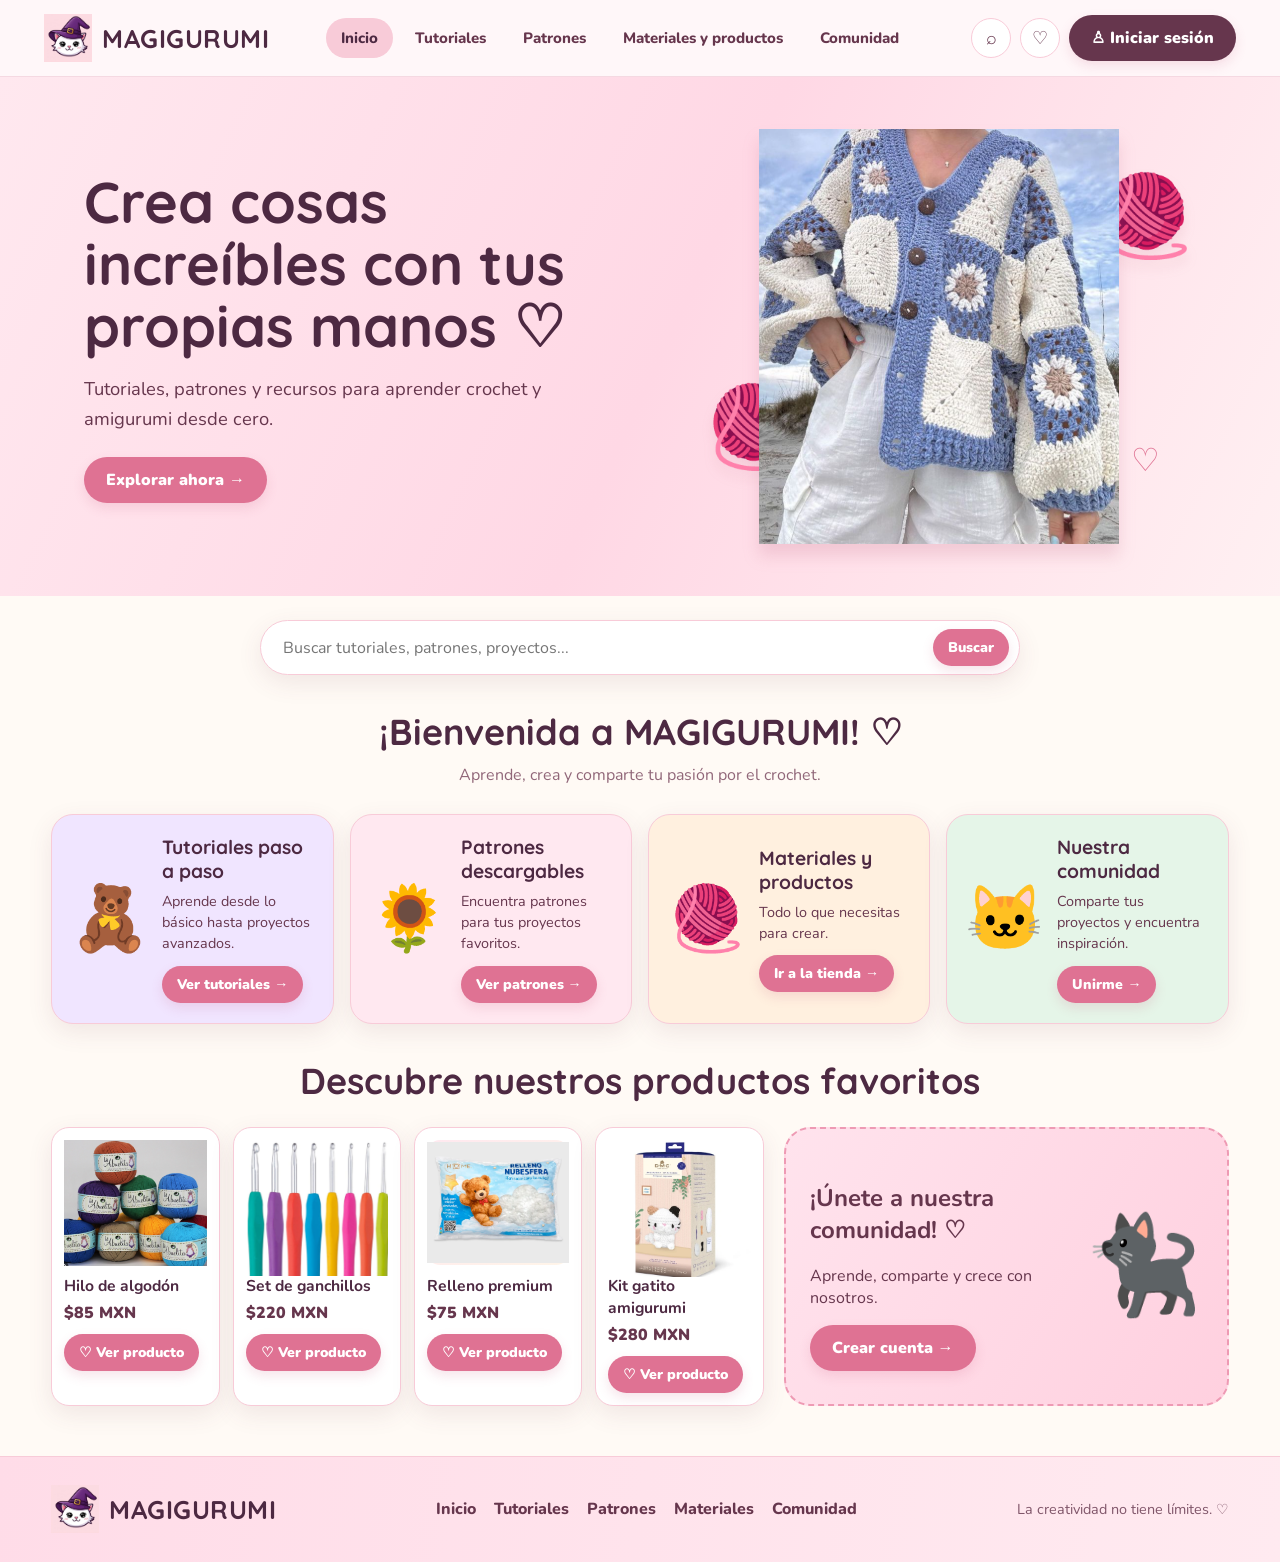
<file: index.html>
<!DOCTYPE html>
<html lang="es">

<head>
    <meta charset="UTF-8">
    <meta name="viewport" content="width=device-width, initial-scale=1.0">

    <title>MAGIGURUMI | Inicio</title>

    <link rel="stylesheet" href="styles.css">
</head>

<body>

    <!-- ENCABEZADO Y MENÚ DE NAVEGACIÓN -->
    <header class="site-header">

        <div class="nav-wrap">

            <a class="brand" href="index.html">
                <img src="ImagenesCrochet/logoo.jpg" alt="Logo MAGIGURUMI">
                MAGIGURUMI
            </a>

            <button
                class="menu-toggle"
                aria-label="Abrir menú"
                onclick="document.querySelector('.nav-links').classList.toggle('open')">
                ☰
            </button>

            <nav class="nav-links">
                <a class="active" href="index.html">Inicio</a>
                <a href="tutoriales.html">Tutoriales</a>
                <a href="patrones.html">Patrones</a>
                <a href="materiales.html">Materiales y productos</a>
                <a href="comunidad.html">Comunidad</a>
            </nav>

            <div class="nav-actions">

                <a class="icon-link" href="tutoriales.html">⌕</a>
                <a class="icon-link" href="comunidad.html">♡</a>
                <a class="login-btn" href="comunidad.html">♙ Iniciar sesión</a>

            </div>

        </div>

    </header>


    <!-- CONTENIDO PRINCIPAL -->
    <main>

        <!-- SECCIÓN PRINCIPAL (HERO) -->
        <section class="hero">

            <div class="hero-inner">

                <div class="hero-copy">

                    <h1>
                        Crea cosas increíbles con tus propias manos ♡
                    </h1>

                    <p>
                        Tutoriales, patrones y recursos para aprender
                        crochet y amigurumi desde cero.
                    </p>

                    <a class="btn" href="tutoriales.html">
                        Explorar ahora →
                    </a>

                </div>


                <!-- IMÁGENES DECORATIVAS -->
                <div class="hero-art">

                    <span class="heart one">♡</span>

                    <span class="yarn-ball left">🧶</span>

                    <img
                        class="bunny"
                        src="ImagenesCrochet/sueter.png"
                        alt="Conejito tejido"
                    >

                    <span class="yarn-ball right">🧶</span>

                    <span class="heart two">♡</span>

                </div>

            </div>

        </section>


        <!-- RESTO DEL CONTENIDO -->
        <div class="container">


            <!-- BARRA DE BÚSQUEDA -->
            <form class="search-bar" action="tutoriales.html">

                <input
                    type="search"
                    placeholder="Buscar tutoriales, patrones, proyectos..."
                >

                <button class="btn small">
                    Buscar
                </button>

            </form>


            <!-- BIENVENIDA -->
            <h2 class="section-title">
                ¡Bienvenida a MAGIGURUMI! ♡
            </h2>

            <p class="section-subtitle">
                Aprende, crea y comparte tu pasión por el crochet.
            </p>


            <!-- APARTADOS PRINCIPALES -->
            <section class="feature-grid">


                <!-- TUTORIALes -->
                <a class="feature-card" href="tutoriales.html">

                    <div class="feature-emoji">🧸</div>

                    <div>

                        <h3>Tutoriales paso a paso</h3>

                        <p>
                            Aprende desde lo básico hasta proyectos avanzados.
                        </p>

                        <span class="btn small">
                            Ver tutoriales →
                        </span>

                    </div>

                </a>


                <!-- PATRONES -->
                <a class="feature-card" href="patrones.html">

                    <div class="feature-emoji">🌻</div>

                    <div>

                        <h3>Patrones descargables</h3>

                        <p>
                            Encuentra patrones para tus proyectos favoritos.
                        </p>

                        <span class="btn small">
                            Ver patrones →
                        </span>

                    </div>

                </a>


                <!-- MATERIALES Y PRODUCTOS -->
                <a class="feature-card" href="materiales.html">

                    <div class="feature-emoji">🧶</div>

                    <div>

                        <h3>Materiales y productos</h3>

                        <p>
                            Todo lo que necesitas para crear.
                        </p>

                        <span class="btn small">
                            Ir a la tienda →
                        </span>

                    </div>

                </a>


                <!-- COMUNIDAD -->
                <a class="feature-card" href="comunidad.html">

                    <div class="feature-emoji">🐱</div>

                    <div>

                        <h3>Nuestra comunidad</h3>

                        <p>
                            Comparte tus proyectos y encuentra inspiración.
                        </p>

                        <span class="btn small">
                            Unirme →
                        </span>

                    </div>

                </a>

            </section>


            <!-- PRODUCTOS FAVORITOS -->
            <h2 class="section-title">
                Descubre nuestros productos favoritos
            </h2>


            <section class="products-layout">

                <div class="product-grid">


                    <!-- PRODUCTO 1 -->
                    <article class="product-card">

                        <div class="product-art">

                            <img
                                src="ImagenesCrochet/HILOS.png"
                                alt="Estambre"
                            >

                        </div>

                        <h3>Hilo de algodón</h3>

                        <p class="price">
                            $85 MXN
                        </p>

                        <a class="btn small" href="materiales.html">
                            ♡ Ver producto
                        </a>

                    </article>


                    <!-- PRODUCTO 2 -->
                    <article class="product-card">

                        <div class="product-art">

                            <img
                                src="ImagenesCrochet/GANCHOSS.png"
                                alt="Ganchillos"
                            >

                        </div>

                        <h3>Set de ganchillos</h3>

                        <p class="price">
                            $220 MXN
                        </p>

                        <a class="btn small" href="materiales.html">
                            ♡ Ver producto
                        </a>

                    </article>


                    <!-- PRODUCTO 3 -->
                    <article class="product-card">

                        <div class="product-art">
                            <img
                                src="ImagenesCrochet/ALGODON.png"
                                alt="Relleno"
                            >
                        </div>

                        <h3>Relleno premium</h3>

                        <p class="price">
                            $75 MXN
                        </p>

                        <a class="btn small" href="materiales.html">
                            ♡ Ver producto
                        </a>

                    </article>


                    <!-- PRODUCTO 4 -->
                    <article class="product-card">

                        <div class="product-art">

                            <img
                                src="ImagenesCrochet/KIT.png"
                                alt="Gatito tejido"
                            >

                        </div>

                        <h3>Kit gatito amigurumi</h3>

                        <p class="price">
                            $280 MXN
                        </p>

                        <a class="btn small" href="materiales.html">
                            ♡ Ver producto
                        </a>

                    </article>

                </div>


                <!-- INVITACIÓN A LA COMUNIDAD -->
                <aside class="community-banner">

                    <div>

                        <h2>¡Únete a nuestra comunidad! ♡</h2>

                        <p>
                            Aprende, comparte y crece con nosotros.
                        </p>

                        <a class="btn" href="comunidad.html">
                            Crear cuenta →
                        </a>

                    </div>

                    <span class="mascot">🐈‍⬛</span>

                </aside>

            </section>

        </div>

    </main>


    <!-- PIE DE PÁGINA -->
    <footer class="site-footer">

        <div class="footer-inner">

            <a class="brand" href="index.html">

                <img src="ImagenesCrochet/logoo.jpg" alt="">

                MAGIGURUMI

            </a>


            <!-- ENLACES DEL PIE DE PÁGINA -->
            <nav class="footer-links">

                <a href="index.html">Inicio</a>
                <a href="tutoriales.html">Tutoriales</a>
                <a href="patrones.html">Patrones</a>
                <a href="materiales.html">Materiales</a>
                <a href="comunidad.html">Comunidad</a>

            </nav>


            <p class="footer-note">
                La creatividad no tiene límites. ♡
            </p>

        </div>

    </footer>

</body>
</html>
</file>
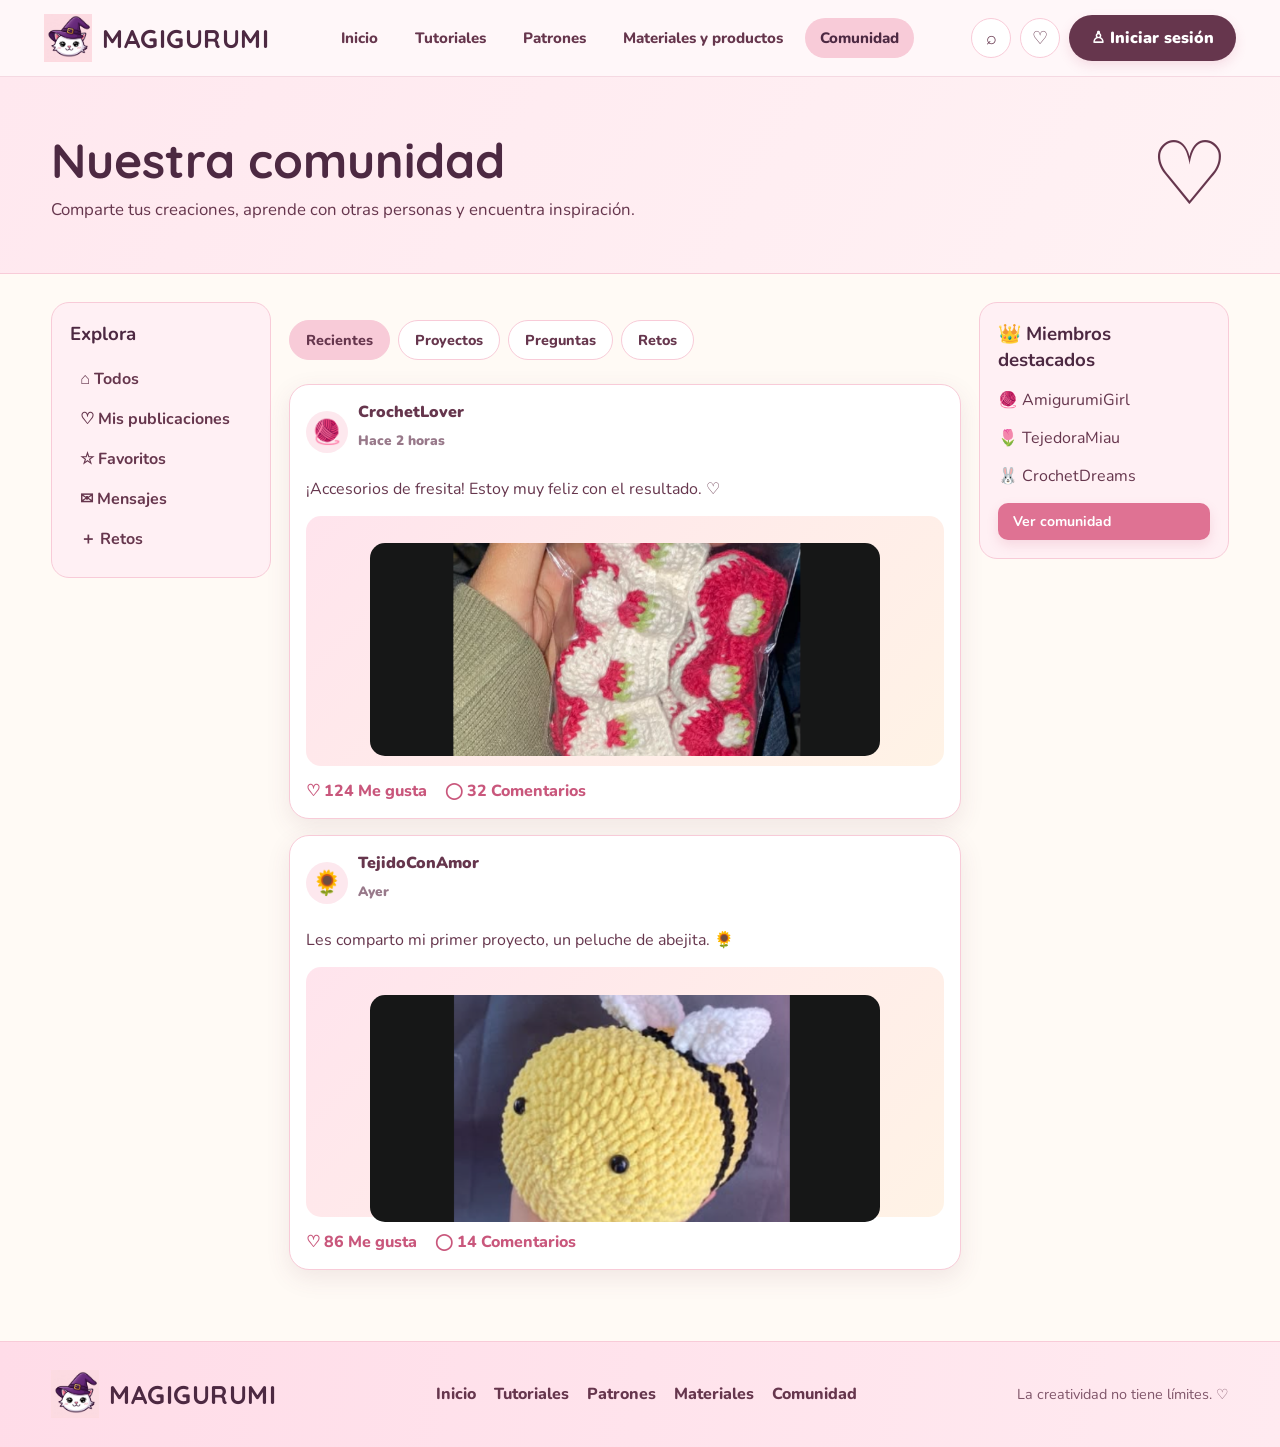
<file: comunidad.html>
<!DOCTYPE html>
<html lang="es">

<head>
    <meta charset="UTF-8">
    <meta name="viewport" content="width=device-width, initial-scale=1.0">

    <title>MAGIGURUMI | Nuestra comunidad</title>

    <link rel="stylesheet" href="styles.css">
</head>

<body>

    <!-- ENCABEZADO Y MENÚ DE NAVEGACIÓN -->
    <header class="site-header">
        <div class="nav-wrap">

            <a class="brand" href="index.html">
                <img src="ImagenesCrochet/logoo.jpg" alt="Logo MAGIGURUMI">
                MAGIGURUMI
            </a>

            <button class="menu-toggle"
                aria-label="Abrir menú"
                onclick="document.querySelector('.nav-links').classList.toggle('open')">
                ☰
            </button>

            <nav class="nav-links">
                <a href="index.html">Inicio</a>
                <a href="tutoriales.html">Tutoriales</a>
                <a href="patrones.html">Patrones</a>
                <a href="materiales.html">Materiales y productos</a>
                <a class="active" href="comunidad.html">Comunidad</a>
            </nav>

            <div class="nav-actions">
                <a class="icon-link" href="index.html" aria-label="Buscar">⌕</a>
                <a class="icon-link" href="comunidad.html" aria-label="Favoritos">♡</a>
                <a class="login-btn" href="comunidad.html">♙ Iniciar sesión</a>
            </div>

        </div>
    </header>


    <!-- CONTENIDO PRINCIPAL -->
    <main>

        <!-- PRESENTACIÓN DE LA COMUNIDAD -->
        <section class="page-hero">

            <div class="container page-hero-inner">

                <div>
                    <h1>Nuestra comunidad</h1>

                    <p>
                        Comparte tus creaciones, aprende con otras personas
                        y encuentra inspiración.
                    </p>
                </div>

                <div class="big-icon">♡</div>

            </div>

        </section>


        <!-- DISTRIBUCIÓN DE LA COMUNIDAD -->
        <div class="container">

            <div class="community-layout">

                <!-- MENÚ LATERAL IZQUIERDO -->
                <aside class="sidebar">

                    <h3>Explora</h3>

                    <a href="#">⌂ Todos</a>
                    <a href="#">♡ Mis publicaciones</a>
                    <a href="#">☆ Favoritos</a>
                    <a href="#">✉ Mensajes</a>
                    <a href="#">＋ Retos</a>

                </aside>


                <!-- PUBLICACIONES DE LA COMUNIDAD -->
                <section>

                    <!-- CATEGORÍAS -->
                    <div class="chip-row">

                        <span class="chip active">Recientes</span>
                        <span class="chip">Proyectos</span>
                        <span class="chip">Preguntas</span>
                        <span class="chip">Retos</span>

                    </div>


                    <!-- PRIMERA PUBLICACIÓN -->
                    <article class="post">

                        <div class="post-user">

                            <span class="avatar">🧶</span>

                            <div>
                                CrochetLover

                                <div class="meta">
                                    Hace 2 horas
                                </div>
                            </div>

                        </div>

                        <p>
                            ¡Accesorios de fresita! Estoy muy feliz con el resultado. ♡
                        </p>

                        <div class="post-photo">

                            <img
                                src="ImagenesCrochet/COLLARESS.png"
                                alt="Amigurumi terminado"
                                style="height:80%; width:80%; object-fit:cover; border-radius:15px"
                            >

                        </div>

                        <div class="post-actions">

                            <span>♡ 124 Me gusta</span>
                            <span>◯ 32 Comentarios</span>

                        </div>

                    </article>


                    <!-- SEGUNDA PUBLICACIÓN -->
                    <article class="post">

                        <div class="post-user">

                            <span class="avatar">🌻</span>

                            <div>
                                TejidoConAmor

                                <div class="meta">
                                    Ayer
                                </div>
                            </div>

                        </div>

                        <p>
                            Les comparto mi primer proyecto, un peluche de abejita. 🌻
                        </p>

                        <div class="post-photo">

                            <img
                                src="ImagenesCrochet/ABEJITA.png"
                                alt="abeja"
                                style="height:80%; width:80%; object-fit:cover; border-radius:15px"
                            >

                        </div>

                        <div class="post-actions">

                            <span>♡ 86 Me gusta</span>
                            <span>◯ 14 Comentarios</span>

                        </div>

                    </article>

                </section>


                <!-- MENÚ LATERAL DERECHO -->
                <aside class="sidebar">

                    <h3>👑 Miembros destacados</h3>

                    <p>🧶 AmigurumiGirl</p>
                    <p>🌷 TejedoraMiau</p>
                    <p>🐰 CrochetDreams</p>

                    <a class="btn small" href="#">
                        Ver comunidad
                    </a>

                </aside>

            </div>

        </div>

    </main>


    <!-- PIE DE PÁGINA -->
    <footer class="site-footer">

        <div class="footer-inner">

            <a class="brand" href="index.html">
                <img src="ImagenesCrochet/logoo.jpg" alt="">
                MAGIGURUMI
            </a>

            <nav class="footer-links">

                <a href="index.html">Inicio</a>
                <a href="tutoriales.html">Tutoriales</a>
                <a href="patrones.html">Patrones</a>
                <a href="materiales.html">Materiales</a>
                <a href="comunidad.html">Comunidad</a>

            </nav>

            <p class="footer-note">
                La creatividad no tiene límites. ♡
            </p>

        </div>

    </footer>

</body>
</html>
</file>
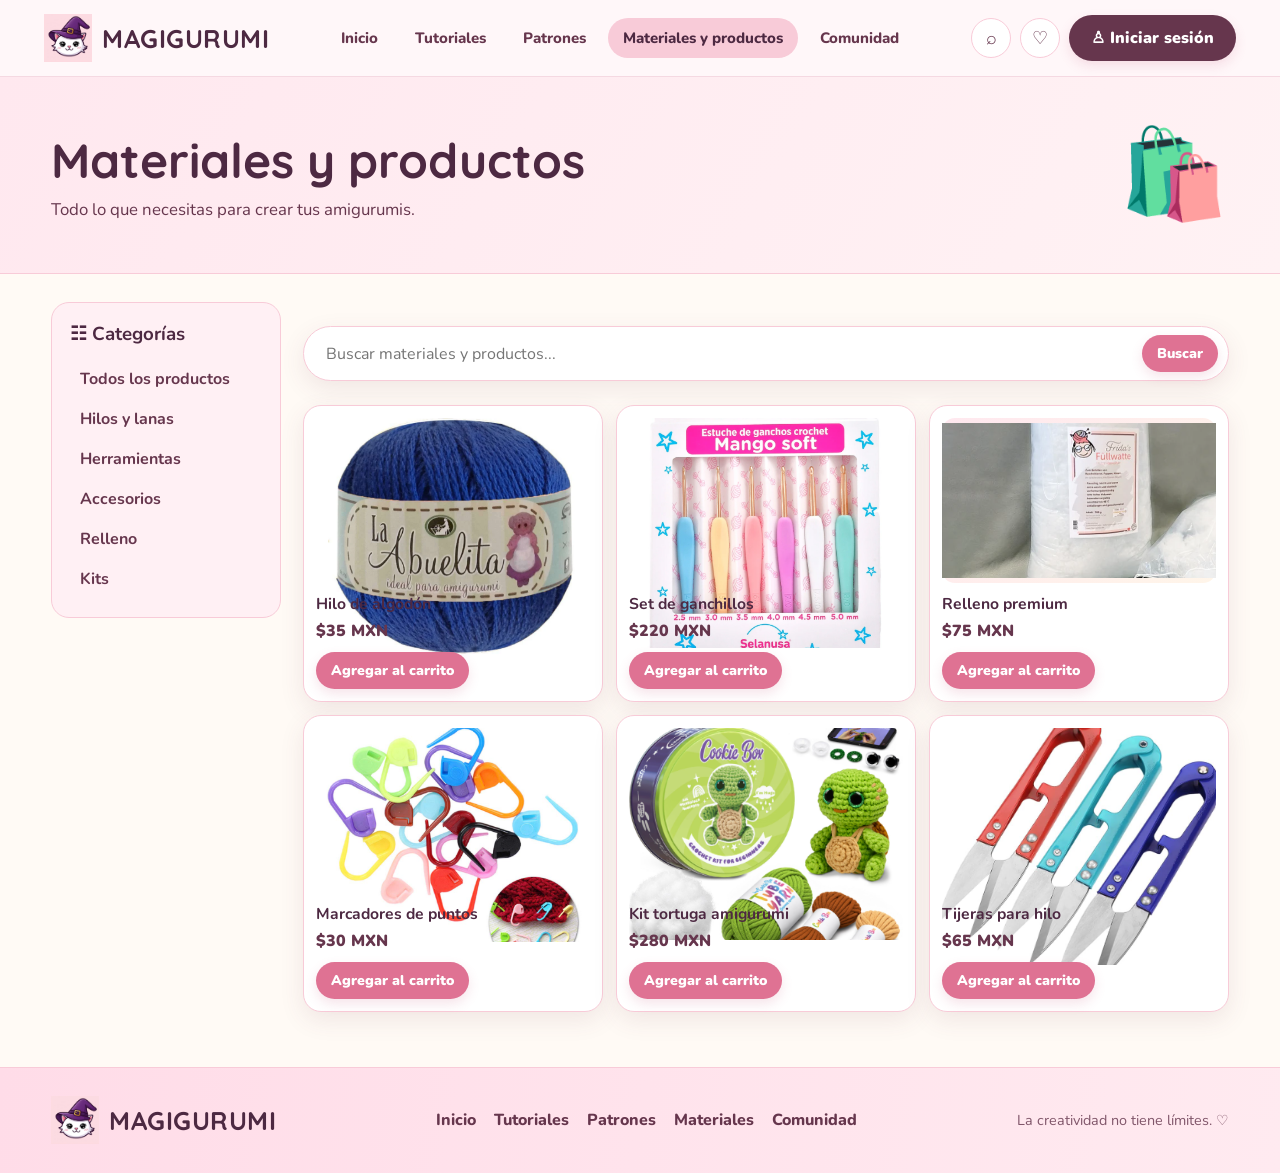
<file: materiales.html>
<!DOCTYPE html>
<html lang="es">

<head>
    <meta charset="UTF-8">
    <meta name="viewport" content="width=device-width, initial-scale=1.0">

    <title>MAGIGURUMI | Materiales y productos</title>

    <link rel="stylesheet" href="styles.css">
</head>

<body>

    <!-- ENCABEZADO Y MENÚ DE NAVEGACIÓN -->
    <header class="site-header">

        <div class="nav-wrap">

            <a class="brand" href="index.html">
                <img src="ImagenesCrochet/logoo.jpg" alt="Logo MAGIGURUMI">
                MAGIGURUMI
            </a>

            <button
                class="menu-toggle"
                aria-label="Abrir menú"
                onclick="document.querySelector('.nav-links').classList.toggle('open')">
                ☰
            </button>

            <nav class="nav-links">
                <a href="index.html">Inicio</a>
                <a href="tutoriales.html">Tutoriales</a>
                <a href="patrones.html">Patrones</a>
                <a class="active" href="materiales.html">Materiales y productos</a>
                <a href="comunidad.html">Comunidad</a>
            </nav>

            <div class="nav-actions">

                <a class="icon-link" href="index.html" aria-label="Buscar">⌕</a>
                <a class="icon-link" href="comunidad.html" aria-label="Favoritos">♡</a>
                <a class="login-btn" href="comunidad.html">♙ Iniciar sesión</a>

            </div>

        </div>

    </header>


    <!-- CONTENIDO PRINCIPAL -->
    <main>

        <!-- PRESENTACIÓN DE LA PÁGINA -->
        <section class="page-hero">

            <div class="container page-hero-inner">

                <div>

                    <h1>Materiales y productos</h1>

                    <p>
                        Todo lo que necesitas para crear tus amigurumis.
                    </p>

                </div>

                <div class="big-icon">🛍️</div>

            </div>

        </section>


        <!-- CONTENIDO DE MATERIALES Y PRODUCTOS -->
        <div class="container">

            <div class="sidebar-layout">


                <!-- MENÚ LATERAL DE CATEGORÍAS -->
                <aside class="sidebar">

                    <h3>☷ Categorías</h3>

                    <a href="#">Todos los productos</a>
                    <a href="#">Hilos y lanas</a>
                    <a href="#">Herramientas</a>
                    <a href="#">Accesorios</a>
                    <a href="#">Relleno</a>
                    <a href="#">Kits</a>

                </aside>


                <!-- SECCIÓN DE PRODUCTOS -->
                <section>

                    <!-- BARRA DE BÚSQUEDA -->
                    <div class="toolbar">

                        <form class="search-bar">

                            <input
                                type="search"
                                placeholder="Buscar materiales y productos..."
                            >

                            <button class="btn small">
                                Buscar
                            </button>

                        </form>

                    </div>

                    <!-- CATÁLOGO DE PRODUCTOS -->
                    <div class="product-grid large">


                        <!-- PRODUCTO 1 -->
                        <article class="product-card">

                            <div class="product-art">

                                <img
                                    src="ImagenesCrochet/hilaza.png"
                                    alt="Hilo"
                                >

                            </div>

                            <h3>Hilo de algodón</h3>

                            <p class="price">
                                $35 MXN
                            </p>

                            <a class="btn small" href="#">
                                Agregar al carrito
                            </a>

                        </article>


                        <!-- PRODUCTO 2 -->
                        <article class="product-card">

                            <div class="product-art">

                                <img
                                    src="ImagenesCrochet/gachospaq.png"
                                    alt="Ganchillos"
                                >

                            </div>

                            <h3>Set de ganchillos</h3>

                            <p class="price">
                                $220 MXN
                            </p>

                            <a class="btn small" href="#">
                                Agregar al carrito
                            </a>

                        </article>


                        <!-- PRODUCTO 3 -->
                        <article class="product-card">

                            <div class="product-art">
                            <img
                                    src="ImagenesCrochet/algodonn.png"
                                    alt="algodón"
                            >
                            </div>

                            <h3>Relleno premium</h3>

                            <p class="price">
                                $75 MXN
                            </p>

                            <a class="btn small" href="#">
                                Agregar al carrito
                            </a>

                        </article>


                        <!-- PRODUCTO 4 -->
                        <article class="product-card">

                            <div class="product-art">
                                <img
                                    src="ImagenesCrochet/marcadores.png"
                                    alt="Marcadores"
                                >
                            </div>

                            <h3>Marcadores de puntos</h3>

                            <p class="price">
                                $30 MXN
                            </p>

                            <a class="btn small" href="#">
                                Agregar al carrito
                            </a>

                        </article>


                        <!-- PRODUCTO 5 -->
                        <article class="product-card">

                            <div class="product-art">

                                <img
                                    src="ImagenesCrochet/kitami.png"
                                    alt="Kit"
                                >

                            </div>

                            <h3>Kit tortuga amigurumi</h3>

                            <p class="price">
                                $280 MXN
                            </p>

                            <a class="btn small" href="#">
                                Agregar al carrito
                            </a>

                        </article>


                        <!-- PRODUCTO 6 -->
                        <article class="product-card">

                            <div class="product-art">
                                <img
                                    src="ImagenesCrochet/tijeras.png"
                                    alt="Tijeras"
                                >
                            </div>

                            <h3>Tijeras para hilo</h3>

                            <p class="price">
                                $65 MXN
                            </p>

                            <a class="btn small" href="#">
                                Agregar al carrito
                            </a>

                        </article>

                    </div>

                </section>

            </div>

        </div>

    </main>


    <!-- PIE DE PÁGINA -->
    <footer class="site-footer">

        <div class="footer-inner">

            <a class="brand" href="index.html">

                <img src="ImagenesCrochet/logoo.jpg" alt="">

                MAGIGURUMI

            </a>


            <!-- ENLACES DEL PIE DE PÁGINA -->
            <nav class="footer-links">

                <a href="index.html">Inicio</a>
                <a href="tutoriales.html">Tutoriales</a>
                <a href="patrones.html">Patrones</a>
                <a href="materiales.html">Materiales</a>
                <a href="comunidad.html">Comunidad</a>

            </nav>


            <p class="footer-note">
                La creatividad no tiene límites. ♡
            </p>

        </div>

    </footer>

</body>
</html>
</file>
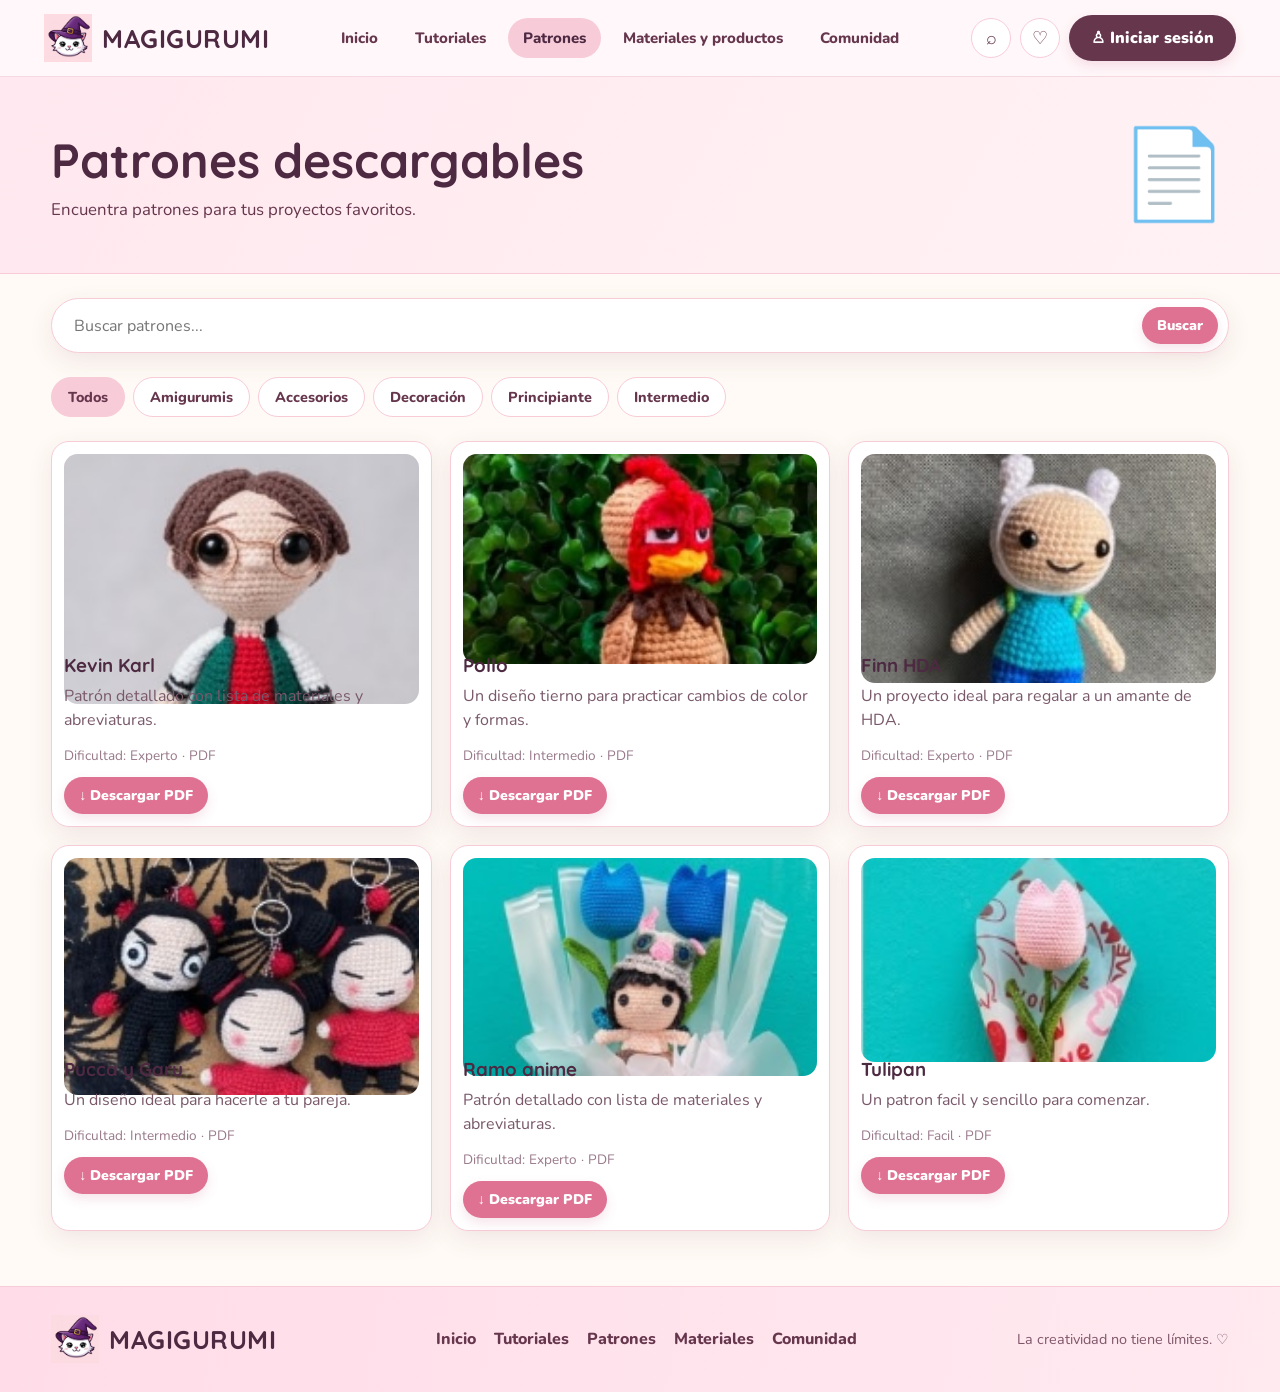
<file: patrones.html>
<!DOCTYPE html>
<html lang="es">

<head>
    <meta charset="UTF-8">
    <meta name="viewport" content="width=device-width, initial-scale=1.0">

    <title>MAGIGURUMI | Patrones descargables</title>

    <link rel="stylesheet" href="styles.css">
</head>

<body>

    <!-- ENCABEZADO Y MENÚ DE NAVEGACIÓN -->
    <header class="site-header">

        <div class="nav-wrap">

            <a class="brand" href="index.html">
                <img src="ImagenesCrochet/logoo.jpg" alt="Logo MAGIGURUMI">
                MAGIGURUMI
            </a>

            <button
                class="menu-toggle"
                aria-label="Abrir menú"
                onclick="document.querySelector('.nav-links').classList.toggle('open')">
                ☰
            </button>

            <nav class="nav-links">
                <a href="index.html">Inicio</a>
                <a href="tutoriales.html">Tutoriales</a>
                <a class="active" href="patrones.html">Patrones</a>
                <a href="materiales.html">Materiales y productos</a>
                <a href="comunidad.html">Comunidad</a>
            </nav>

            <div class="nav-actions">

                <a class="icon-link" href="index.html" aria-label="Buscar">⌕</a>
                <a class="icon-link" href="comunidad.html" aria-label="Favoritos">♡</a>
                <a class="login-btn" href="comunidad.html">♙ Iniciar sesión</a>

            </div>

        </div>

    </header>


    <!-- CONTENIDO PRINCIPAL -->
    <main>

        <!-- PRESENTACIÓN DE LA PÁGINA -->
        <section class="page-hero">

            <div class="container page-hero-inner">

                <div>

                    <h1>Patrones descargables</h1>

                    <p>
                        Encuentra patrones para tus proyectos favoritos.
                    </p>

                </div>

                <div class="big-icon">📄</div>

            </div>

        </section>


        <!-- CATÁLOGO DE PATRONES -->
        <div class="container">


            <!-- BARRA DE BÚSQUEDA -->
            <div class="toolbar">

                <form class="search-bar">

                    <input
                        type="search"
                        placeholder="Buscar patrones..."
                    >

                    <button class="btn small">
                        Buscar
                    </button>

                </form>

            </div>


            <!-- FILTROS Y CATEGORÍAS -->
            <div class="chip-row">

                <span class="chip active">Todos</span>
                <span class="chip">Amigurumis</span>
                <span class="chip">Accesorios</span>
                <span class="chip">Decoración</span>
                <span class="chip">Principiante</span>
                <span class="chip">Intermedio</span>

            </div>


            <!-- LISTA DE PATRONES -->
            <section class="content-grid">


                <!-- PATRÓN 1: KEVIN KARL -->
                <article class="content-card">

                    <div class="card-image">

                        <img
                            src="ImagenesCrochet/kevin.png"
                            alt="Kevin Karl"
                            style="height:100%; width:100%; object-fit:cover; border-radius:14px"
                        >

                    </div>

                    <h3>Kevin Karl</h3>

                    <p>
                        Patrón detallado con lista de materiales y abreviaturas.
                    </p>

                    <div class="meta">
                        Dificultad: Experto · PDF
                    </div>

                    <a class="btn small" href="#">
                        ↓ Descargar PDF
                    </a>

                </article>


                <!-- PATRÓN 2: POLLO -->
                <article class="content-card">

                    <div class="card-image">

                        <img
                            src="ImagenesCrochet/pollo.png"
                            alt="Pollo"
                            style="height:100%; width:100%; object-fit:cover; border-radius:14px"
                        >

                    </div>

                    <h3>Pollo</h3>

                    <p>
                        Un diseño tierno para practicar cambios de color y formas.
                    </p>

                    <div class="meta">
                        Dificultad: Intermedio · PDF
                    </div>

                    <a class="btn small" href="#">
                        ↓ Descargar PDF
                    </a>

                </article>


                <!-- PATRÓN 3: FINN HDA -->
                <article class="content-card">

                    <div class="card-image">

                        <img
                            src="ImagenesCrochet/fin.png"
                            alt="Finn"
                            style="height:100%; width:100%; object-fit:cover; border-radius:14px"
                        >

                    </div>

                    <h3>Finn HDA</h3>

                    <p>
                        Un proyecto ideal para regalar a un amante de HDA.
                    </p>

                    <div class="meta">
                        Dificultad: Experto · PDF
                    </div>

                    <a class="btn small" href="#">
                        ↓ Descargar PDF
                    </a>

                </article>


                <!-- PATRÓN 4: Pucca y Garu -->
                <article class="content-card">

                    <div class="card-image">

                        <img
                            src="ImagenesCrochet/puca.png"
                            alt="Pucca y Garu"
                            style="height:100%; width:100%; object-fit:cover; border-radius:14px"
                        >

                    </div>

                    <h3>Pucca y Garu</h3>

                    <p>
                        Un diseño ideal para hacerle a tu pareja.
                    </p>

                    <div class="meta">
                        Dificultad: Intermedio · PDF
                    </div>

                    <a class="btn small" href="#">
                        ↓ Descargar PDF
                    </a>

                </article>

                <!-- PATRÓN 5: Ramo -->
                <article class="content-card">

                    <div class="card-image">

                        <img
                            src="ImagenesCrochet/ramo.png"
                            alt="Ramo"
                            style="height:100%; width:100%; object-fit:cover; border-radius:14px"
                        >

                    </div>

                    <h3>Ramo anime</h3>

                    <p>
                        Patrón detallado con lista de materiales y abreviaturas.
                    </p>

                    <div class="meta">
                        Dificultad: Experto · PDF
                    </div>

                    <a class="btn small" href="#">
                        ↓ Descargar PDF
                    </a>

                </article>

                <!-- PATRÓN 6: tulipan-->
                <article class="content-card">

                    <div class="card-image">

                        <img
                            src="ImagenesCrochet/tulipan.png"
                            alt="Ramo"
                            style="height:100%; width:100%; object-fit:cover; border-radius:14px"
                        >

                    </div>

                    <h3>Tulipan</h3>

                    <p>
                        Un patron facil y sencillo para comenzar.
                    </p>

                    <div class="meta">
                        Dificultad: Facil · PDF
                    </div>

                    <a class="btn small" href="#">
                        ↓ Descargar PDF
                    </a>

                </article>

            </section>

        </div>

    </main>


    <!-- PIE DE PÁGINA -->
    <footer class="site-footer">

        <div class="footer-inner">

            <a class="brand" href="index.html">

                <img src="ImagenesCrochet/logoo.jpg" alt="">

                MAGIGURUMI

            </a>


            <!-- ENLACES DEL PIE DE PÁGINA -->
            <nav class="footer-links">

                <a href="index.html">Inicio</a>
                <a href="tutoriales.html">Tutoriales</a>
                <a href="patrones.html">Patrones</a>
                <a href="materiales.html">Materiales</a>
                <a href="comunidad.html">Comunidad</a>

            </nav>


            <p class="footer-note">
                La creatividad no tiene límites. ♡
            </p>

        </div>

    </footer>

</body>
</html>
</file>
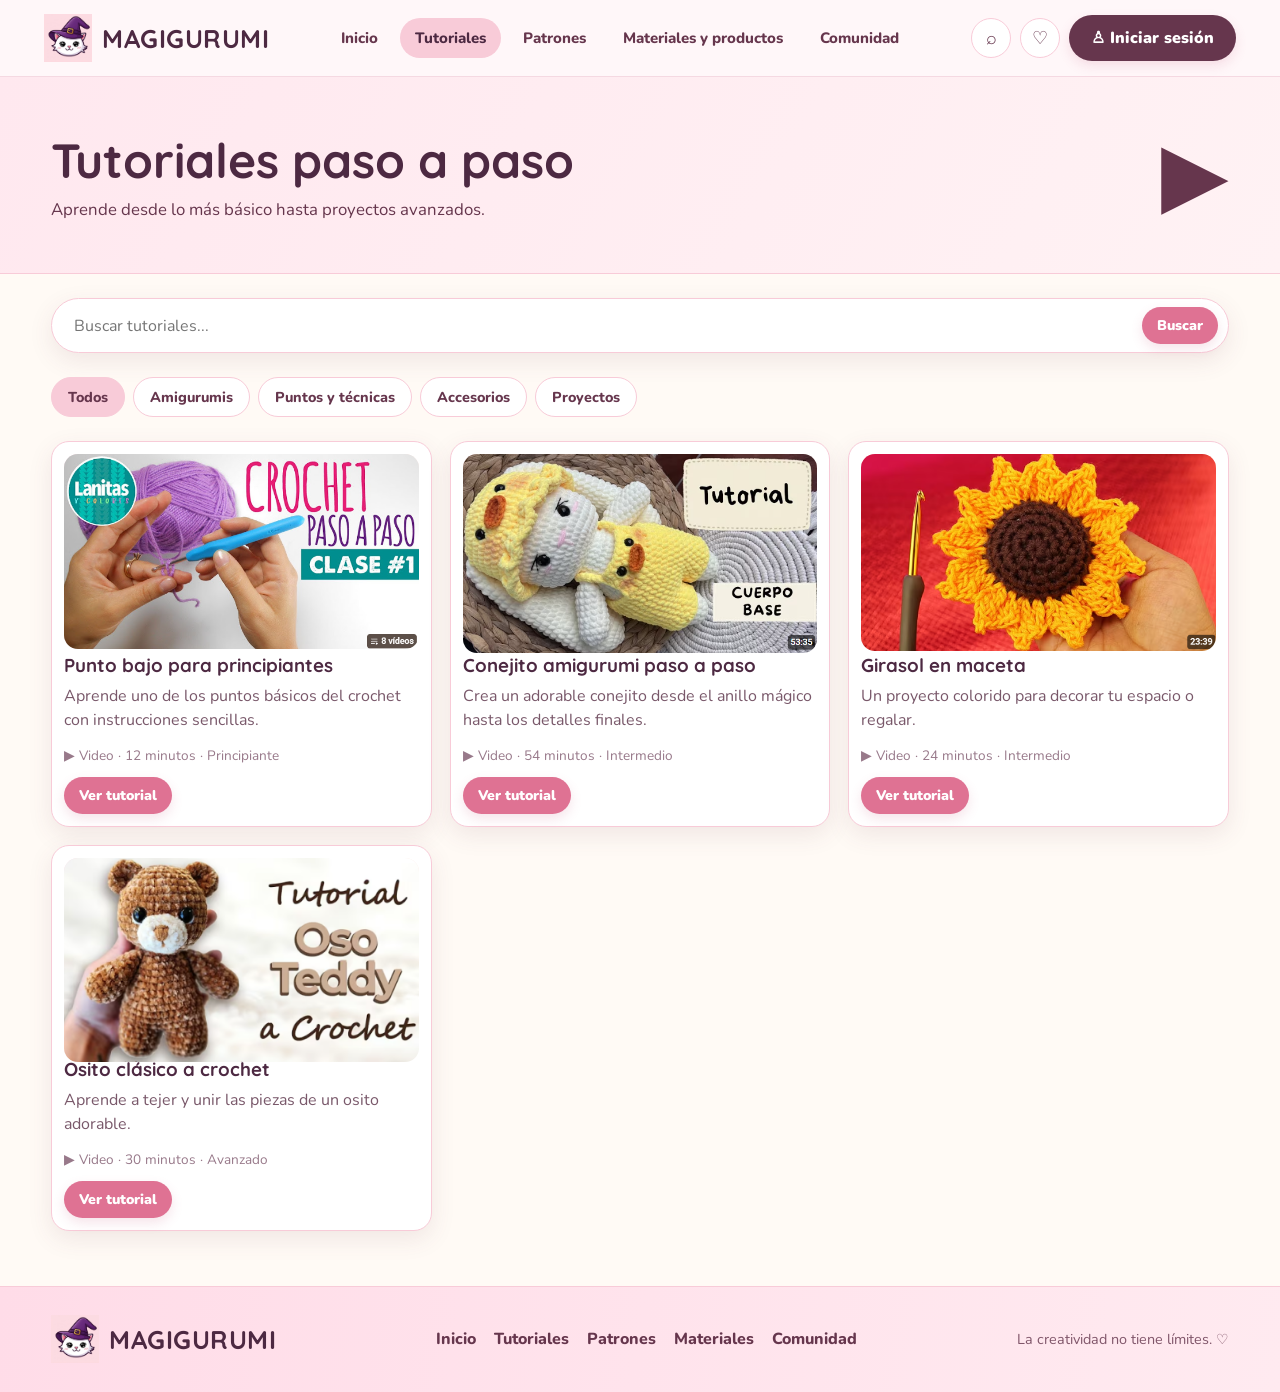
<file: tutoriales.html>
<!DOCTYPE html>
<html lang="es">

<head>

    <meta charset="UTF-8">
    <meta name="viewport" content="width=device-width, initial-scale=1.0">

    <title>MAGIGURUMI | Tutoriales paso a paso</title>

    <link rel="stylesheet" href="styles.css">

</head>

<body>

    <!-- ENCABEZADO Y MENÚ DE NAVEGACIÓN -->
    <header class="site-header">

        <div class="nav-wrap">

            <a class="brand" href="index.html">
                <img src="ImagenesCrochet/logoo.jpg" alt="Logo MAGIGURUMI">
                MAGIGURUMI
            </a>

            <button
                class="menu-toggle"
                aria-label="Abrir menú"
                onclick="document.querySelector('.nav-links').classList.toggle('open')">
                ☰
            </button>

            <nav class="nav-links">

                <a href="index.html">Inicio</a>
                <a class="active" href="tutoriales.html">Tutoriales</a>
                <a href="patrones.html">Patrones</a>
                <a href="materiales.html">Materiales y productos</a>
                <a href="comunidad.html">Comunidad</a>

            </nav>

            <div class="nav-actions">

                <a class="icon-link" href="index.html" aria-label="Buscar">⌕</a>
                <a class="icon-link" href="comunidad.html" aria-label="Favoritos">♡</a>
                <a class="login-btn" href="comunidad.html">♙ Iniciar sesión</a>

            </div>

        </div>

    </header>


    <!-- CONTENIDO PRINCIPAL -->
    <main>

        <!-- PRESENTACIÓN DE LA PÁGINA -->
        <section class="page-hero">

            <div class="container page-hero-inner">

                <div>

                    <h1>Tutoriales paso a paso</h1>

                    <p>
                        Aprende desde lo más básico hasta proyectos avanzados.
                    </p>

                </div>

                <div class="big-icon">
                    ▶
                </div>

            </div>

        </section>


        <!-- CATÁLOGO DE TUTORIALES -->
        <div class="container">


            <!-- BARRA DE BÚSQUEDA -->
            <div class="toolbar">

                <form class="search-bar">

                    <input
                        type="search"
                        placeholder="Buscar tutoriales..."
                    >

                    <button class="btn small">
                        Buscar
                    </button>

                </form>

            </div>


            <!-- FILTROS Y CATEGORÍAS -->
            <div class="chip-row">

                <span class="chip active">Todos</span>
                <span class="chip">Amigurumis</span>
                <span class="chip">Puntos y técnicas</span>
                <span class="chip">Accesorios</span>
                <span class="chip">Proyectos</span>

            </div>


            <!-- LISTA DE TUTORIALES -->
            <section class="content-grid">


                <!-- TUTORIAL 1: PUNTO BAJO -->
                <article class="content-card">

                    <div class="card-image">

                        <img
                            src="ImagenesCrochet/tutorial.png"
                            alt="Tutorial"
                            style="height:100%; width:100%; object-fit:cover; border-radius:14px"
                        >

                    </div>

                    <h3>Punto bajo para principiantes</h3>

                    <p>
                        Aprende uno de los puntos básicos del crochet
                        con instrucciones sencillas.
                    </p>

                    <div class="meta">
                        ▶ Video · 12 minutos · Principiante
                    </div>

                    <a class="btn small" href="#">
                        Ver tutorial
                    </a>

                </article>


                <!-- TUTORIAL 2: CONEJITO AMIGURUMI -->
                <article class="content-card">

                    <div class="card-image">

                        <img
                            src="ImagenesCrochet/conejito.png"
                            alt="Conejito"
                            style="height:100%; width:100%; object-fit:cover; border-radius:14px"
                        >

                    </div>

                    <h3>Conejito amigurumi paso a paso</h3>

                    <p>
                        Crea un adorable conejito desde el anillo mágico
                        hasta los detalles finales.
                    </p>

                    <div class="meta">
                        ▶ Video · 54 minutos · Intermedio
                    </div>

                    <a class="btn small" href="#">
                        Ver tutorial
                    </a>

                </article>


                <!-- TUTORIAL 3: GIRASOL -->
                <article class="content-card">

                    <div class="card-image">

                        <img
                            src="ImagenesCrochet/girasol.png"
                            alt="Girasol"
                            style="height:100%; width:100%; object-fit:cover; border-radius:14px"
                        >

                    </div>

                    <h3>Girasol en maceta</h3>

                    <p>
                        Un proyecto colorido para decorar tu espacio
                        o regalar.
                    </p>

                    <div class="meta">
                        ▶ Video · 24 minutos · Intermedio
                    </div>

                    <a class="btn small" href="#">
                        Ver tutorial
                    </a>

                </article>


                <!-- TUTORIAL 4: OSITO -->
                <article class="content-card">

                    <div class="card-image">

                        <img
                            src="ImagenesCrochet/ositoo.png"
                            alt="Osito"
                            style="height:100%; width:100%; object-fit:cover; border-radius:14px"
                        >

                    </div>

                    <h3>Osito clásico a crochet</h3>

                    <p>
                        Aprende a tejer y unir las piezas
                        de un osito adorable.
                    </p>

                    <div class="meta">
                        ▶ Video · 30 minutos · Avanzado
                    </div>

                    <a class="btn small" href="#">
                        Ver tutorial
                    </a>

                </article>

            </section>

        </div>

    </main>


    <!-- PIE DE PÁGINA -->
    <footer class="site-footer">

        <div class="footer-inner">

            <a class="brand" href="index.html">

                <img src="ImagenesCrochet/logoo.jpg" alt="">

                MAGIGURUMI

            </a>


            <!-- ENLACES DEL PIE DE PÁGINA -->
            <nav class="footer-links">

                <a href="index.html">Inicio</a>
                <a href="tutoriales.html">Tutoriales</a>
                <a href="patrones.html">Patrones</a>
                <a href="materiales.html">Materiales</a>
                <a href="comunidad.html">Comunidad</a>

            </nav>


            <p class="footer-note">
                La creatividad no tiene límites. ♡
            </p>

        </div>

    </footer>

</body>
</html>
</file>
<file: styles.css>
@import url('https://fonts.googleapis.com/css2?family=Nunito:wght@400;500;600;700;800;900&family=Quicksand:wght@500;600;700&display=swap');

:root {
    --pink-50: #fff7f8;
    --pink-100: #fde8ee;
    --pink-200: #f8cbd8;
    --pink-300: #f2a9bd;
    --pink-500: #df7293;
    --pink-600: #c9577c;

    --wine: #66364d;
    --plum: #4d2942;
    --cream: #fffaf5;

    --lavender: #f0e5ff;
    --mint: #e5f5e8;
    --peach: #fff0df;

    --shadow: 0 8px 24px rgba(112, 54, 78, .10);
    --radius: 22px;
}

* {
    box-sizing: border-box;
}

html {
    scroll-behavior: smooth;
}

body {
    margin: 0;
    background: var(--cream);
    color: var(--wine);
    font-family: 'Nunito', sans-serif;
}

a {
    color: inherit;
    text-decoration: none;
}

button,
input {
    font: inherit;
}

img {
    display: block;
    max-width: 100%;
}

.site-header {
    position: sticky;
    top: 0;
    z-index: 20;
    background: rgba(255, 247, 249, .96);
    backdrop-filter: blur(12px);
    border-bottom: 1px solid #f5d9e2;
}

.nav-wrap {
    max-width: 1240px;
    margin: auto;
    min-height: 76px;
    padding: 12px 24px;
    display: flex;
    align-items: center;
    justify-content: space-between;
    gap: 20px;
}

/* LOGOTIPO */

.brand {
    display: flex;
    align-items: center;
    gap: 10px;
    font-family: 'Quicksand', sans-serif;
    font-size: clamp(1.2rem, 2vw, 1.7rem);
    font-weight: 900;
    letter-spacing: .5px;
    color: var(--plum);
    white-space: nowrap;
}

.brand img {
    width: 48px;
    height: 48px;
}


/* ENLACES DEL MENÚ */

.nav-links {
    display: flex;
    align-items: center;
    gap: 7px;
    flex-wrap: wrap;
    justify-content: center;
}

.nav-links a {
    padding: 10px 15px;
    border-radius: 999px;
    font-weight: 800;
    font-size: .94rem;
    transition: .2s;
}

.nav-links a:hover,
.nav-links a.active {
    background: var(--pink-200);
    color: var(--plum);
}


/* BOTONES DE NAVEGACIÓN */

.nav-actions {
    display: flex;
    align-items: center;
    gap: 9px;
}

.icon-link {
    width: 40px;
    height: 40px;
    display: grid;
    place-items: center;
    border: 1px solid var(--pink-200);
    border-radius: 50%;
    background: white;
    font-size: 1.1rem;
}

.login-btn,
.btn {
    border: 0;
    border-radius: 999px;
    background: var(--pink-500);
    color: white;
    padding: 12px 22px;
    font-weight: 900;
    display: inline-flex;
    align-items: center;
    justify-content: center;
    gap: 8px;
    cursor: pointer;
    box-shadow: 0 5px 12px rgba(201, 87, 124, .16);
    transition: .2s;
}

.login-btn {
    background: var(--wine);
    white-space: nowrap;
}

.btn:hover,
.login-btn:hover {
    transform: translateY(-2px);
    filter: brightness(1.04);
}

.btn.secondary {
    background: white;
    color: var(--wine);
    border: 1px solid var(--pink-200);
    box-shadow: none;
}

.btn.small {
    padding: 9px 15px;
    font-size: .88rem;
}

/* BOTÓN DEL MENÚ PARA CELULARES */

.menu-toggle {
    display: none;
    border: 0;
    background: var(--pink-100);
    border-radius: 12px;
    padding: 9px 12px;
    color: var(--wine);
    font-size: 1.3rem;
}

/* CONTENIDO PRINCIPAL*/

main {
    min-height: 65vh;
}

.container {
    width: min(1180px, 92%);
    margin-inline: auto;
}

/* PÁGINA DE INICIO - HERO*/

.hero {
    background: linear-gradient(
        115deg,
        #ffe8ef 0%,
        #ffd8e5 52%,
        #fff0f2 100%
    );

    overflow: hidden;
    position: relative;
}

.hero-inner {
    max-width: 1240px;
    margin: auto;
    min-height: 360px;
    padding: 52px 5%;
    display: grid;
    grid-template-columns: 1.05fr .95fr;
    align-items: center;
    gap: 30px;
}

/* TEXTO PRINCIPAL */

.hero-copy h1 {
    font-family: 'Quicksand', sans-serif;
    font-size: clamp(2.3rem, 4.5vw, 4.2rem);
    line-height: 1.08;
    margin: 0 0 18px;
    color: var(--plum);
    max-width: 650px;
}

.hero-copy p {
    font-size: 1.15rem;
    line-height: 1.6;
    max-width: 520px;
    margin: 0 0 24px;
}

/* IMÁGENES Y ELEMENTOS DECORATIVOS */

.hero-art {
    min-height: 260px;
    display: grid;
    place-items: center;
    position: relative;
}

.hero-art .bunny {
    font-size: clamp(8rem, 18vw, 15rem);
    filter: drop-shadow(0 12px 8px #b95c7830);
    z-index: 1;
}

.yarn-ball {
    position: absolute;
    font-size: 5rem;
    filter: drop-shadow(0 8px 6px #b95c7820);
}

.yarn-ball.left {
    left: 4%;
    bottom: 15%;
}

.yarn-ball.right {
    right: 0;
    top: 8%;
}

.heart {
    position: absolute;
    color: #df7293;
    font-size: 2rem;
}

.heart.one {
    top: 5%;
    left: 15%;
}

.heart.two {
    right: 7%;
    bottom: 15%;
}

/* BARRA DE BÚSQUEDA*/

.search-bar {
    max-width: 760px;
    margin: 24px auto 34px;
    padding: 8px 10px 8px 20px;
    background: white;
    border: 1px solid var(--pink-200);
    border-radius: 999px;
    display: flex;
    gap: 10px;
    box-shadow: var(--shadow);
}

.search-bar input {
    border: 0;
    outline: 0;
    flex: 1;
    min-width: 0;
    color: var(--wine);
}

/* TÍTULOS Y SUBTÍTULOS*/

.section-title {
    text-align: center;
    font-family: 'Quicksand', sans-serif;
    font-size: clamp(1.6rem, 3vw, 2.25rem);
    color: var(--plum);
    margin: 34px 0 22px;
}

.section-subtitle {
    text-align: center;
    margin: -12px auto 28px;
    color: #916779;
}

/* TARJETAS DE APARTADOS PRINCIPALES*/

.feature-grid {
    display: grid;
    grid-template-columns: repeat(4, 1fr);
    gap: 16px;
}

.feature-card {
    border: 1px solid var(--pink-200);
    border-radius: var(--radius);
    padding: 18px;
    min-height: 210px;
    display: flex;
    align-items: center;
    gap: 12px;
    box-shadow: var(--shadow);
    transition: .2s;
}

.feature-card:hover,
.product-card:hover,
.content-card:hover {
    transform: translateY(-4px);
}

/* COLORES DE LAS TARJETAS */

.feature-card:nth-child(1) {
    background: var(--lavender);
}

.feature-card:nth-child(2) {
    background: #ffe8f0;
}

.feature-card:nth-child(3) {
    background: var(--peach);
}

.feature-card:nth-child(4) {
    background: var(--mint);
}

/* CONTENIDO DE LAS TARJETAS */

.feature-emoji {
    font-size: 4rem;
    line-height: 1;
}

.feature-card h3 {
    font-family: 'Quicksand', sans-serif;
    margin: 0 0 8px;
    color: var(--plum);
    font-size: 1.2rem;
}

.feature-card p {
    font-size: .9rem;
    line-height: 1.45;
    margin: 0 0 12px;
}

/* PRODUCTOS Y CATÁLOGO*/

.products-layout {
    display: grid;
    grid-template-columns: 1.6fr 1fr;
    gap: 20px;
    align-items: stretch;
    margin: 24px 0 40px;
}

.product-grid {
    display: grid;
    grid-template-columns: repeat(4, 1fr);
    gap: 13px;
}

.product-card,
.content-card {
    background: white;
    border: 1px solid var(--pink-200);
    border-radius: 18px;
    padding: 12px;
    box-shadow: var(--shadow);
    transition: .2s;
    min-width: 0;
}

/* IMÁGENES DE PRODUCTOS */

.product-art {
    height: 125px;
    border-radius: 13px;
    display: grid;
    place-items: center;
    background: linear-gradient(135deg, #ffe8ef, #fff5e9);
    font-size: 4.2rem;
    margin-bottom: 10px;
}

/* INFORMACIÓN DE PRODUCTOS */

.product-card h3 {
    font-size: .98rem;
    margin: 5px 0;
    color: var(--plum);
}

.price {
    font-weight: 900;
    margin: 5px 0 10px;
}

/* BANNER DE LA COMUNIDAD*/

.community-banner {
    background: linear-gradient(120deg, #ffe3ed, #ffd0df);
    border: 2px dashed #ee9ab4;
    border-radius: 26px;
    padding: 24px;
    display: flex;
    align-items: center;
    gap: 10px;
    justify-content: space-between;
    overflow: hidden;
}

.community-banner .mascot {
    font-size: 6rem;
}

/* ENCABEZADO DE PÁGINAS SECUNDARIAS*/

.page-hero {
    background: linear-gradient(120deg, #ffe8ef, #fff2f4);
    padding: 38px 0;
    border-bottom: 1px solid var(--pink-200);
}

.page-hero-inner {
    display: flex;
    align-items: center;
    justify-content: space-between;
    gap: 20px;
}

.page-hero h1 {
    font: 900 clamp(2rem, 4vw, 3rem) 'Quicksand', sans-serif;
    margin: 0 0 8px;
    color: var(--plum);
}

.page-hero p {
    margin: 0;
    font-size: 1.05rem;
}

.page-hero .big-icon {
    font-size: 5.5rem;
}

/* BARRA DE HERRAMIENTAS*/

.toolbar {
    display: flex;
    gap: 12px;
    align-items: center;
    flex-wrap: wrap;
    margin: 24px 0;
}

.toolbar .search-bar {
    margin: 0;
    flex: 1;
    max-width: none;
}

/* FILTROS Y CATEGORÍAS*/

.chip-row {
    display: flex;
    gap: 8px;
    flex-wrap: wrap;
    margin: 18px 0 24px;
}

.chip {
    padding: 9px 16px;
    background: white;
    border: 1px solid var(--pink-200);
    border-radius: 999px;
    font-weight: 800;
    font-size: .9rem;
}

.chip.active,
.chip:hover {
    background: var(--pink-200);
}

/* TARJETAS DE TUTORIALES Y PATRONES*/

.content-grid {
    display: grid;
    grid-template-columns: repeat(3, 1fr);
    gap: 18px;
    margin: 24px 0 55px;
}

/* IMÁGENES DE LAS TARJETAS */

.content-card .card-image {
    height: 185px;
    border-radius: 14px;
    background: linear-gradient(135deg, #fce0e9, #fff1e4);
    display: grid;
    place-items: center;
    font-size: 5rem;
    margin-bottom: 14px;
}

/* INFORMACIÓN DE LAS TARJETAS */

.content-card h3 {
    margin: 0 0 7px;
    color: var(--plum);
    font-family: 'Quicksand', sans-serif;
}

.content-card p {
    line-height: 1.5;
    margin: 0 0 14px;
    color: #79586a;
}

.meta {
    font-size: .85rem;
    color: #98798a;
    margin: 8px 0 12px;
}

/* BARRA LATERAL DE CATEGORÍAS*/

.sidebar-layout {
    display: grid;
    grid-template-columns: 230px 1fr;
    gap: 22px;
    margin: 28px auto 55px;
}

.sidebar {
    background: #fff0f4;
    border: 1px solid var(--pink-200);
    border-radius: 18px;
    padding: 18px;
    height: max-content;
}

.sidebar h3 {
    margin: 0 0 12px;
    color: var(--plum);
}

.sidebar a {
    display: block;
    padding: 9px 10px;
    border-radius: 10px;
    font-weight: 700;
}

.sidebar a:hover {
    background: var(--pink-200);
}

/* CATÁLOGO DE PRODUCTOS GRANDE*/

.product-grid.large {
    grid-template-columns: repeat(3, 1fr);
}

.product-grid.large .product-art {
    height: 165px;
}

/* SECCIÓN DE COMUNIDAD*/

.community-layout {
    display: grid;
    grid-template-columns: 220px 1fr 250px;
    gap: 18px;
    margin: 28px auto 55px;
}

/* PUBLICACIONES */

.post {
    background: white;
    border: 1px solid var(--pink-200);
    border-radius: 20px;
    padding: 16px;
    box-shadow: var(--shadow);
    margin-bottom: 16px;
}

/* INFORMACIÓN DEL USUARIO */

.post-user {
    display: flex;
    align-items: center;
    gap: 10px;
    font-weight: 900;
}

/* AVATAR */

.avatar {
    width: 42px;
    height: 42px;
    border-radius: 50%;
    display: grid;
    place-items: center;
    background: var(--pink-100);
    font-size: 1.5rem;
}

/* FOTOGRAFÍAS DE PUBLICACIONES */

.post-photo {
    height: 250px;
    border-radius: 15px;
    background: linear-gradient(135deg, #ffe4ed, #fff3e6);
    display: grid;
    place-items: center;
    font-size: 7rem;
    margin: 14px 0;
}

/* BOTONES DE INTERACCIÓN */

.post-actions {
    display: flex;
    gap: 18px;
    color: var(--pink-600);
    font-weight: 800;
}

/*PIE DE PÁGINA*/

.site-footer {
    margin-top: 50px;
    background: linear-gradient(100deg, #ffdce8, #ffeaf0);
    padding: 28px 4%;
    border-top: 1px solid var(--pink-200);
}

.footer-inner {
    max-width: 1180px;
    margin: auto;
    display: flex;
    align-items: center;
    justify-content: space-between;
    gap: 20px;
    flex-wrap: wrap;
}

/* ENLACES DEL PIE DE PÁGINA */

.footer-links {
    display: flex;
    gap: 18px;
    flex-wrap: wrap;
    font-weight: 800;
}

.footer-note {
    font-size: .9rem;
    color: #80566a;
}

/*MENSAJES Y AVISOS*/

.empty-note {
    padding: 18px;
    background: #fff;
    border-radius: 14px;
    color: #886579;
}

/* Pantallas de hasta 1000px*/

@media (max-width: 1000px) {

    .nav-wrap {
        flex-wrap: wrap;
    }

    .nav-links {
        order: 3;
        width: 100%;
    }

    .feature-grid {
        grid-template-columns: repeat(2, 1fr);
    }

    .products-layout {
        grid-template-columns: 1fr;
    }

    .product-grid {
        grid-template-columns: repeat(4, 1fr);
    }

    .community-layout {
        grid-template-columns: 190px 1fr;
    }

    .community-layout .sidebar:last-child {
        display: none;
    }

}

/* DISEÑO RESPONSIVE - CELULARES
   Pantallas de hasta 700px*/

@media (max-width: 700px) {

    /* ENCABEZADO */

    .nav-wrap {
        min-height: 66px;
        padding: 10px 4%;
        gap: 10px;
    }

    .brand img {
        width: 40px;
        height: 40px;
    }

    .brand {
        font-size: 1.15rem;
    }

    .menu-toggle {
        display: block;
    }

    .nav-actions .icon-link {
        display: none;
    }

    .login-btn {
        padding: 9px 12px;
        font-size: .8rem;
    }

    /* MENÚ DESPLEGABLE */

    .nav-links {
        display: none;
        flex-direction: column;
        align-items: stretch;
        order: 4;
        width: 100%;
        background: white;
        padding: 10px;
        border-radius: 16px;
    }

    .nav-links.open {
        display: flex;
    }

    .nav-links a {
        text-align: center;
    }

    /* PÁGINA DE INICIO */

    .hero-inner {
        grid-template-columns: 1fr;
        text-align: center;
        padding: 38px 5% 25px;
        gap: 0;
    }

    .hero-copy p {
        margin-inline: auto;
    }

    .hero-art {
        min-height: 190px;
    }

    .hero-art .bunny {
        font-size: 9rem;
    }

    .yarn-ball {
        font-size: 3.5rem;
    }


    /* BÚSQUEDA */

    .search-bar {
        width: 92%;
        margin: 18px auto 25px;
    }

    /* TARJETAS PRINCIPALES */

    .feature-grid {
        grid-template-columns: 1fr;
    }

    .feature-card {
        min-height: 155px;
    }

    /* PRODUCTOS */

    .product-grid,
    .product-grid.large {
        grid-template-columns: repeat(2, 1fr);
    }

    /* COMUNIDAD */

    .community-banner {
        padding: 18px;
    }

    .community-banner .mascot {
        font-size: 4rem;
    }

    /* ENCABEZADOS DE PÁGINAS */

    .page-hero-inner {
        align-items: flex-start;
    }

    .page-hero .big-icon {
        font-size: 3.5rem;
    }

    /* TUTORIALES Y PATRONES */

    .content-grid {
        grid-template-columns: 1fr 1fr;
    }

    /* BARRA LATERAL */

    .sidebar-layout {
        grid-template-columns: 1fr;
    }

    .sidebar {
        display: flex;
        gap: 8px;
        flex-wrap: wrap;
    }

    .sidebar h3 {
        width: 100%;
    }

    /* DISTRIBUCIÓN DE COMUNIDAD */

    .community-layout {
        grid-template-columns: 1fr;
    }

    .community-layout .sidebar {
        display: none;
    }

    /* FOTOGRAFÍAS DE PUBLICACIONES */

    .post-photo {
        height: 100px;
    }

    /* PIE DE PÁGINA */

    .footer-inner {
        justify-content: center;
        text-align: center;
    }

    .footer-links {
        justify-content: center;
    }

}

/* DISEÑO RESPONSIVE - CELULARES PEQUEÑOS
   Pantallas de hasta 430px*/

@media (max-width: 430px) {

    .content-grid {
        grid-template-columns: 1fr;
    }

    .product-grid,
    .product-grid.large {
        grid-template-columns: 1fr 1fr;
    }

    .product-art {
        height: 105px;
    }

    .product-card {
        padding: 9px;
    }

    .product-card .btn {
        font-size: .75rem;
        padding: 8px;
    }
}
</file>
